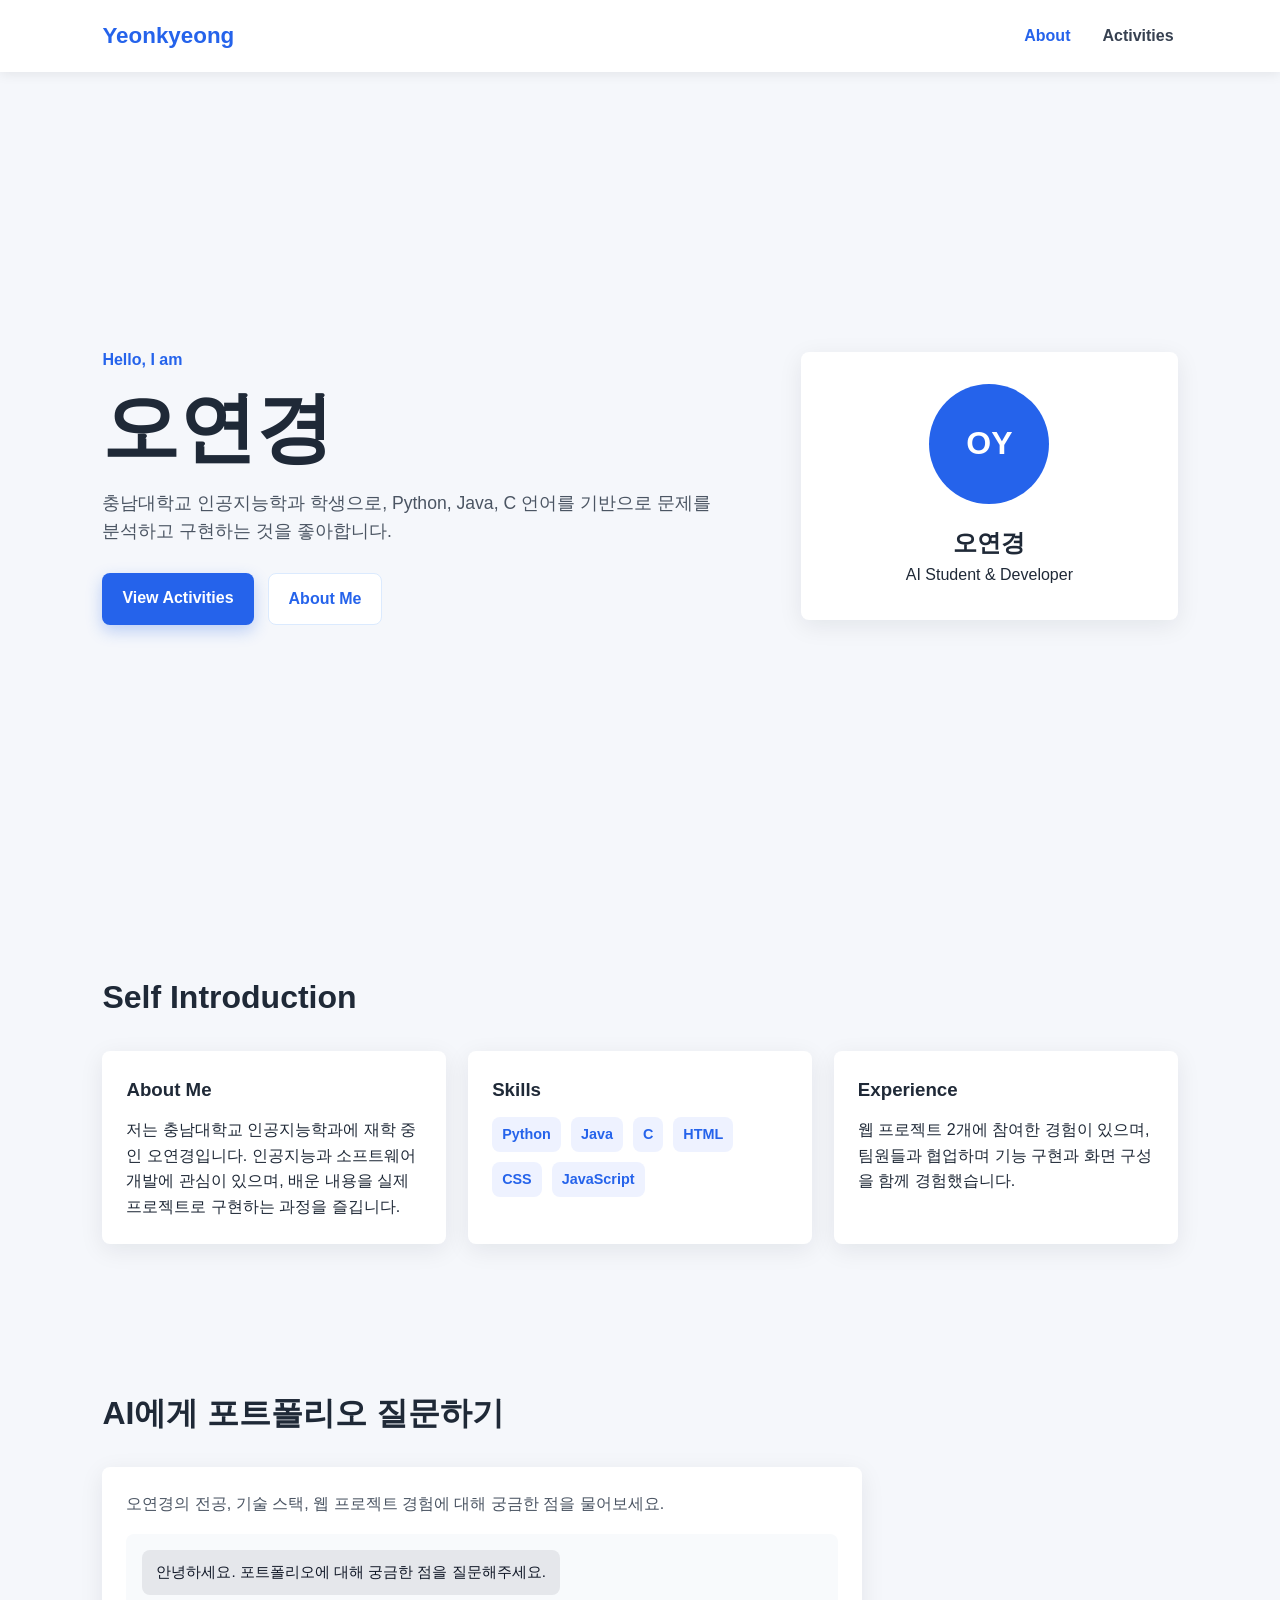
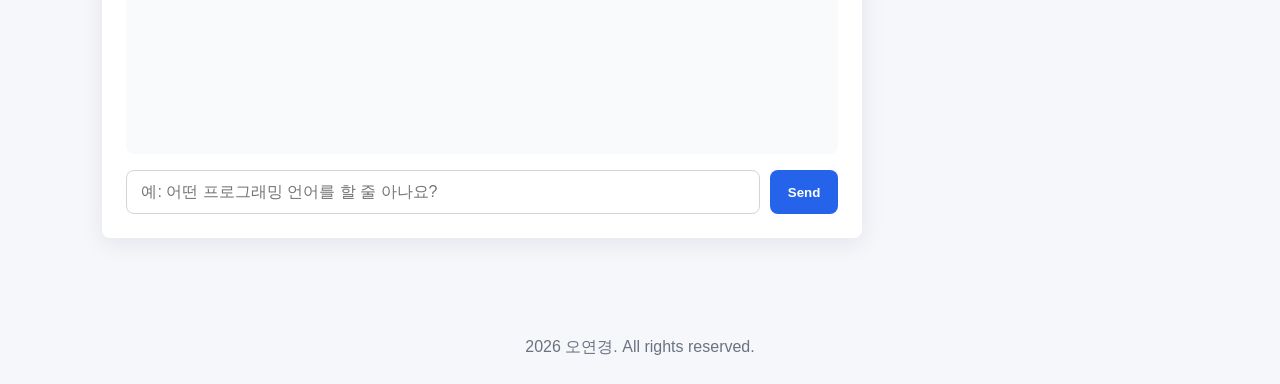
<file: index.html>
<!DOCTYPE html>
<html lang="en">
<head>
  <meta charset="UTF-8" />
  <meta name="viewport" content="width=device-width, initial-scale=1.0" />
  <title>오연경 Portfolio</title>
  <link rel="stylesheet" href="style.css" />
</head>
<body>
  <header class="topbar">
    <a href="index.html" class="logo">Yeonkyeong</a>

    <button class="menu-btn" id="menuBtn" aria-label="Open navigation">
      menu
    </button>

    <nav class="nav" id="navMenu">
      <a href="index.html" class="active">About</a>
      <a href="activities.html">Activities</a>
    </nav>
  </header>

  <main>
    <section class="hero">
      <div class="hero-content">
        <p class="eyebrow">Hello, I am</p>
        <h1>오연경</h1>
        <p class="subtitle">
          충남대학교 인공지능학과 학생으로, Python, Java, C 언어를 기반으로
          문제를 분석하고 구현하는 것을 좋아합니다.
        </p>

        <div class="hero-actions">
          <a href="activities.html" class="btn primary">View Activities</a>
          <a href="#about" class="btn secondary">About Me</a>
        </div>
      </div>

      <aside class="profile-card">
        <div class="avatar">OY</div>
        <h2>오연경</h2>
        <p>AI Student & Developer</p>
      </aside>
    </section>

    <section class="section" id="about">
      <h2>Self Introduction</h2>
      <div class="about-grid">
        <article class="card">
          <h3>About Me</h3>
          <p>
            저는 충남대학교 인공지능학과에 재학 중인 오연경입니다. 인공지능과
            소프트웨어 개발에 관심이 있으며, 배운 내용을 실제 프로젝트로
            구현하는 과정을 즐깁니다.
          </p>
        </article>

        <article class="card">
          <h3>Skills</h3>
          <ul class="skill-list">
            <li>Python</li>
            <li>Java</li>
            <li>C</li>
            <li>HTML</li>
            <li>CSS</li>
            <li>JavaScript</li>
          </ul>
        </article>

        <article class="card">
          <h3>Experience</h3>
          <p>
            웹 프로젝트 2개에 참여한 경험이 있으며, 팀원들과 협업하며
            기능 구현과 화면 구성을 함께 경험했습니다.
          </p>
        </article>
      </div>
    </section>

    <section class="section ai-section" id="ai-assistant">
      <h2>AI에게 포트폴리오 질문하기</h2>
      <div class="ai-box">
        <p class="ai-intro">
          오연경의 전공, 기술 스택, 웹 프로젝트 경험에 대해 궁금한 점을 물어보세요.
        </p>

        <div class="chat-area" id="chatArea">
          <div class="chat-message bot">
            안녕하세요. 포트폴리오에 대해 궁금한 점을 질문해주세요.
          </div>
        </div>

        <form class="chat-form" id="chatForm">
          <input
            type="text"
            id="chatInput"
            placeholder="예: 어떤 프로그래밍 언어를 할 줄 아나요?"
            autocomplete="off"
            required
          />
          <button type="submit">Send</button>
        </form>
      </div>
    </section>
  </main>

  <footer>
    <p>2026 오연경. All rights reserved.</p>
  </footer>

  <script src="script.js"></script>
</body>
</html>
</file>
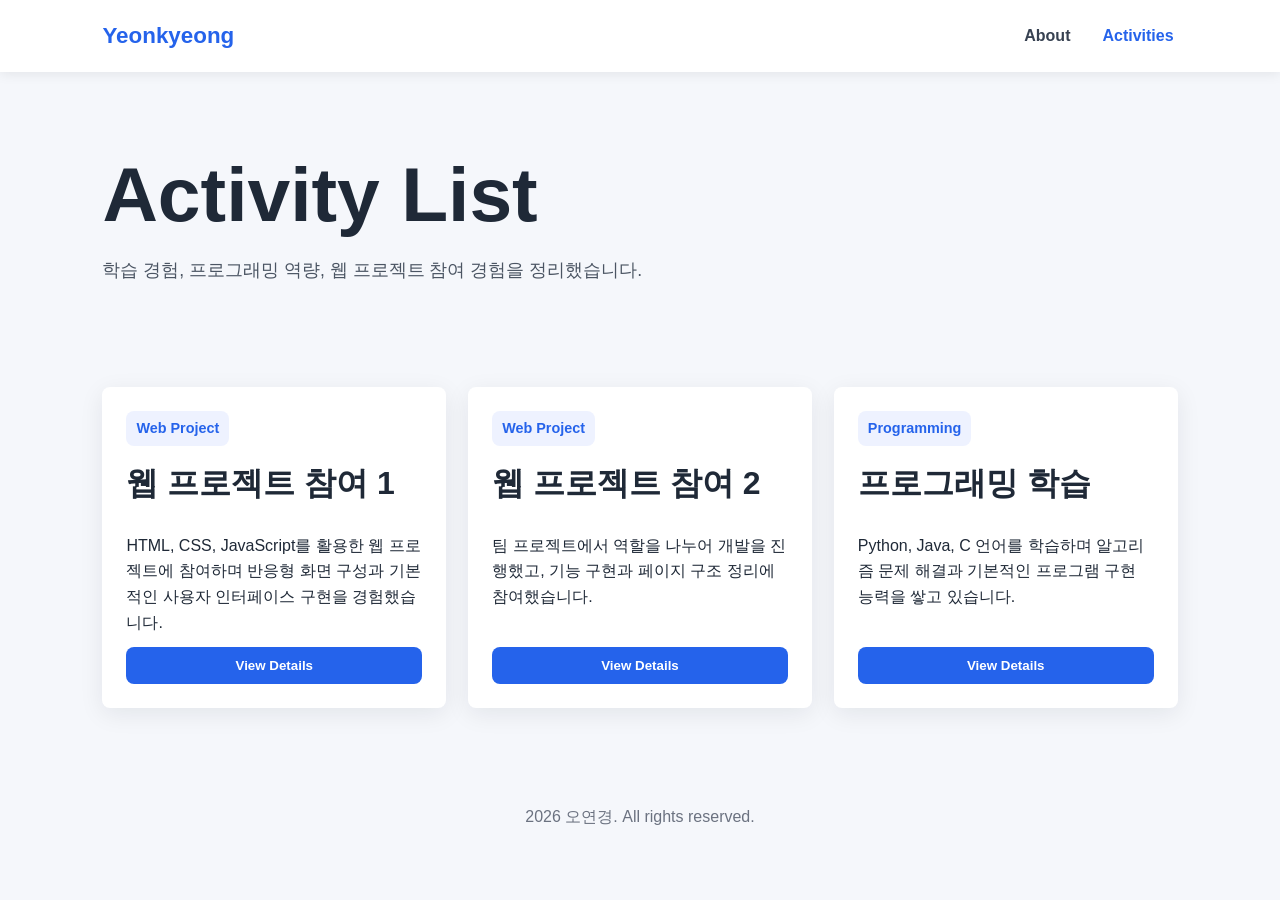
<file: activities.html>
<!DOCTYPE html>
<html lang="en">
<head>
  <meta charset="UTF-8" />
  <meta name="viewport" content="width=device-width, initial-scale=1.0" />
  <title>Activities | 오연경 Portfolio</title>
  <link rel="stylesheet" href="style.css" />
</head>
<body>
  <header class="topbar">
    <a href="index.html" class="logo">Yeonkyeong</a>

    <button class="menu-btn" id="menuBtn" aria-label="Open navigation">
      menu
    </button>

    <nav class="nav" id="navMenu">
      <a href="index.html">About</a>
      <a href="activities.html" class="active">Activities</a>
    </nav>
  </header>

  <main>
    <section class="page-header">
      <h1>Activity List</h1>
      <p>학습 경험, 프로그래밍 역량, 웹 프로젝트 참여 경험을 정리했습니다.</p>
    </section>

    <section class="section">
      <div class="activity-grid">
        <article class="activity-card">
          <span class="tag">Web Project</span>
          <h2>웹 프로젝트 참여 1</h2>
          <p>
            HTML, CSS, JavaScript를 활용한 웹 프로젝트에 참여하며
            반응형 화면 구성과 기본적인 사용자 인터페이스 구현을 경험했습니다.
          </p>
          <button class="details-btn">View Details</button>
        </article>

        <article class="activity-card">
          <span class="tag">Web Project</span>
          <h2>웹 프로젝트 참여 2</h2>
          <p>
            팀 프로젝트에서 역할을 나누어 개발을 진행했고, 기능 구현과
            페이지 구조 정리에 참여했습니다.
          </p>
          <button class="details-btn">View Details</button>
        </article>

        <article class="activity-card">
          <span class="tag">Programming</span>
          <h2>프로그래밍 학습</h2>
          <p>
            Python, Java, C 언어를 학습하며 알고리즘 문제 해결과
            기본적인 프로그램 구현 능력을 쌓고 있습니다.
          </p>
          <button class="details-btn">View Details</button>
        </article>
      </div>
    </section>
  </main>

  <div class="toast" id="toast">Activity selected</div>

  <footer>
    <p>2026 오연경. All rights reserved.</p>
  </footer>

  <script src="script.js"></script>
</body>
</html>
</file>
<file: style.css>
* {
  box-sizing: border-box;
  margin: 0;
  padding: 0;
}

body {
  min-height: 100vh;
  font-family: Arial, Helvetica, sans-serif;
  background: #f5f7fb;
  color: #1f2937;
  line-height: 1.6;
}

.topbar {
  position: sticky;
  top: 0;
  z-index: 10;
  min-height: 72px;
  padding: 0 8%;
  background: #ffffff;
  box-shadow: 0 2px 12px rgba(0, 0, 0, 0.08);
  display: flex;
  align-items: center;
  justify-content: space-between;
}

.logo {
  color: #2563eb;
  font-size: 1.4rem;
  font-weight: 700;
  text-decoration: none;
}

.nav {
  display: flex;
  gap: 24px;
}

.nav a {
  color: #374151;
  text-decoration: none;
  font-weight: 600;
  padding: 8px 4px;
}

.nav a.active,
.nav a:hover {
  color: #2563eb;
}

.menu-btn {
  display: none;
  border: 0;
  background: #eef2ff;
  color: #2563eb;
  font-size: 0.9rem;
  font-weight: 700;
  padding: 10px 14px;
  border-radius: 8px;
  cursor: pointer;
  text-transform: uppercase;
}

.hero {
  min-height: calc(100vh - 72px);
  padding: 80px 8%;
  display: grid;
  grid-template-columns: 1.4fr 0.8fr;
  gap: 40px;
  align-items: center;
}

.eyebrow {
  color: #2563eb;
  font-weight: 700;
  margin-bottom: 12px;
}

.hero h1,
.page-header h1 {
  font-size: clamp(2.4rem, 6vw, 4.8rem);
  line-height: 1.1;
  margin-bottom: 20px;
}

.subtitle {
  max-width: 620px;
  color: #4b5563;
  font-size: 1.1rem;
  margin-bottom: 28px;
}

.hero-actions {
  display: flex;
  gap: 14px;
  flex-wrap: wrap;
}

.btn {
  display: inline-block;
  padding: 12px 20px;
  border-radius: 8px;
  font-weight: 700;
  text-decoration: none;
  transition: 0.2s ease;
}

.btn.primary {
  background: #2563eb;
  color: #ffffff;
  box-shadow: 0 6px 16px rgba(37, 99, 235, 0.28);
}

.btn.secondary {
  background: #ffffff;
  color: #2563eb;
  border: 1px solid #dbeafe;
}

.btn:hover,
.details-btn:hover {
  transform: translateY(-2px);
}

.profile-card,
.card,
.activity-card {
  background: #ffffff;
  border-radius: 8px;
  box-shadow: 0 6px 24px rgba(15, 23, 42, 0.08);
}

.profile-card {
  padding: 32px;
  text-align: center;
}

.avatar {
  width: 120px;
  height: 120px;
  margin: 0 auto 20px;
  border-radius: 50%;
  background: #2563eb;
  color: #ffffff;
  display: grid;
  place-items: center;
  font-size: 2rem;
  font-weight: 800;
}

.section {
  padding: 72px 8%;
}

.section h2 {
  font-size: 2rem;
  margin-bottom: 28px;
}

.about-grid,
.activity-grid {
  display: grid;
  grid-template-columns: repeat(3, 1fr);
  gap: 22px;
}

.card,
.activity-card {
  padding: 24px;
}

.card h3,
.activity-card h2 {
  margin-bottom: 12px;
}

.skill-list {
  list-style: none;
  display: flex;
  flex-wrap: wrap;
  gap: 10px;
}

.skill-list li,
.tag {
  background: #eef2ff;
  color: #2563eb;
  padding: 6px 10px;
  border-radius: 8px;
  font-weight: 700;
  font-size: 0.9rem;
}

.page-header {
  padding: 80px 8% 30px;
}

.page-header p {
  color: #4b5563;
  font-size: 1.1rem;
}

.activity-card {
  display: flex;
  flex-direction: column;
  gap: 12px;
}

.tag {
  width: fit-content;
}

.details-btn {
  margin-top: auto;
  border: 0;
  background: #2563eb;
  color: #ffffff;
  padding: 11px 14px;
  border-radius: 8px;
  font-weight: 700;
  cursor: pointer;
  transition: 0.2s ease;
}

.toast {
  position: fixed;
  right: 24px;
  bottom: 24px;
  background: #111827;
  color: #ffffff;
  padding: 12px 18px;
  border-radius: 8px;
  opacity: 0;
  transform: translateY(12px);
  transition: 0.25s ease;
}

.toast.show {
  opacity: 1;
  transform: translateY(0);
}

.ai-box {
  max-width: 760px;
  background: #ffffff;
  border-radius: 8px;
  box-shadow: 0 6px 24px rgba(15, 23, 42, 0.08);
  padding: 24px;
}

.ai-intro {
  color: #4b5563;
  margin-bottom: 18px;
}

.chat-area {
  min-height: 220px;
  max-height: 360px;
  overflow-y: auto;
  display: flex;
  flex-direction: column;
  gap: 12px;
  padding: 16px;
  background: #f8fafc;
  border-radius: 8px;
  margin-bottom: 16px;
}

.chat-message {
  max-width: 82%;
  padding: 10px 14px;
  border-radius: 8px;
  font-size: 0.95rem;
}

.chat-message.user {
  align-self: flex-end;
  background: #2563eb;
  color: #ffffff;
}

.chat-message.bot {
  align-self: flex-start;
  background: #e5e7eb;
  color: #111827;
}

.chat-form {
  display: flex;
  gap: 10px;
}

.chat-form input {
  flex: 1;
  min-width: 0;
  border: 1px solid #d1d5db;
  border-radius: 8px;
  padding: 12px 14px;
  font-size: 1rem;
}

.chat-form button {
  border: 0;
  background: #2563eb;
  color: #ffffff;
  border-radius: 8px;
  padding: 12px 18px;
  font-weight: 700;
  cursor: pointer;
}

footer {
  padding: 24px 8%;
  text-align: center;
  color: #6b7280;
}

@media (max-width: 820px) {
  .menu-btn {
    display: block;
  }

  .nav {
    position: absolute;
    top: 72px;
    right: 8%;
    left: 8%;
    display: none;
    flex-direction: column;
    gap: 8px;
    padding: 16px;
    background: #ffffff;
    border-radius: 8px;
    box-shadow: 0 8px 24px rgba(15, 23, 42, 0.12);
  }

  .nav.open {
    display: flex;
  }

  .hero {
    grid-template-columns: 1fr;
    padding-top: 56px;
  }

  .about-grid,
  .activity-grid {
    grid-template-columns: 1fr;
  }

  .chat-form {
    flex-direction: column;
  }

  .chat-message {
    max-width: 100%;
  }
}
</file>
